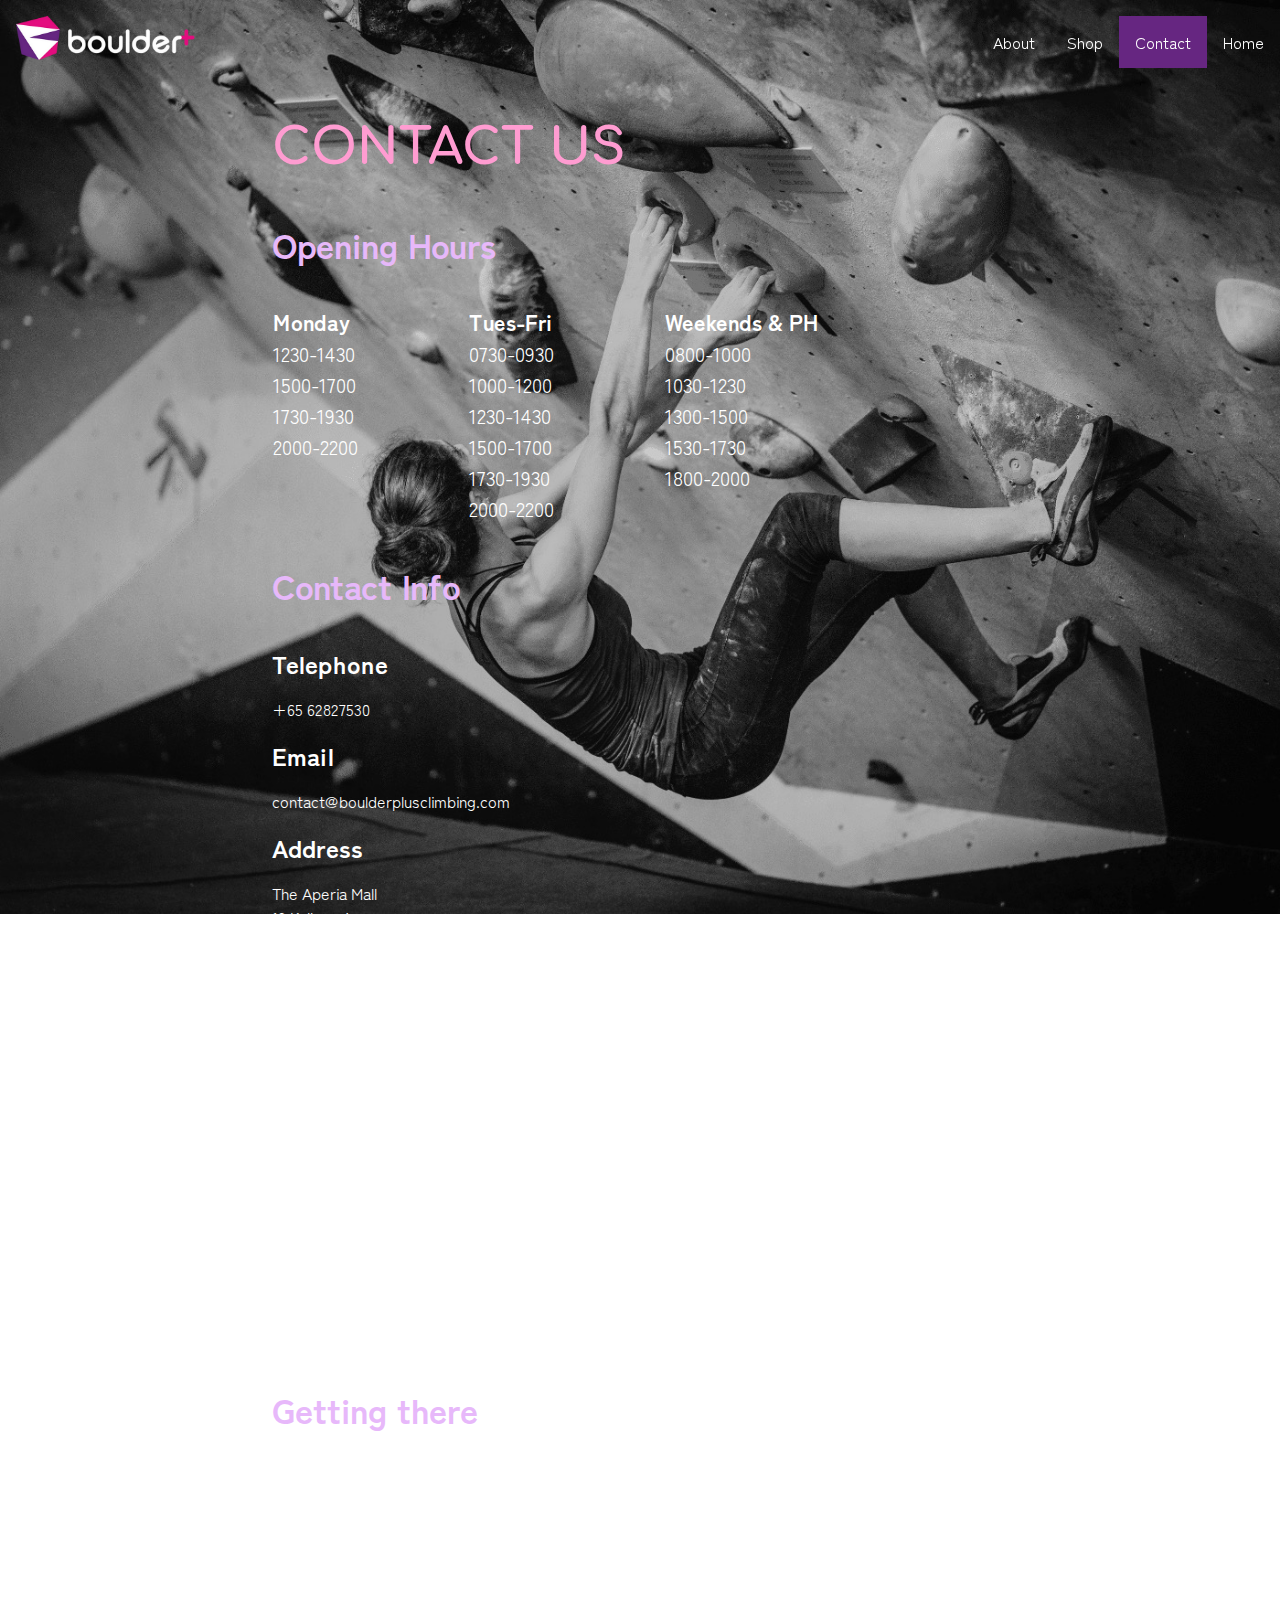
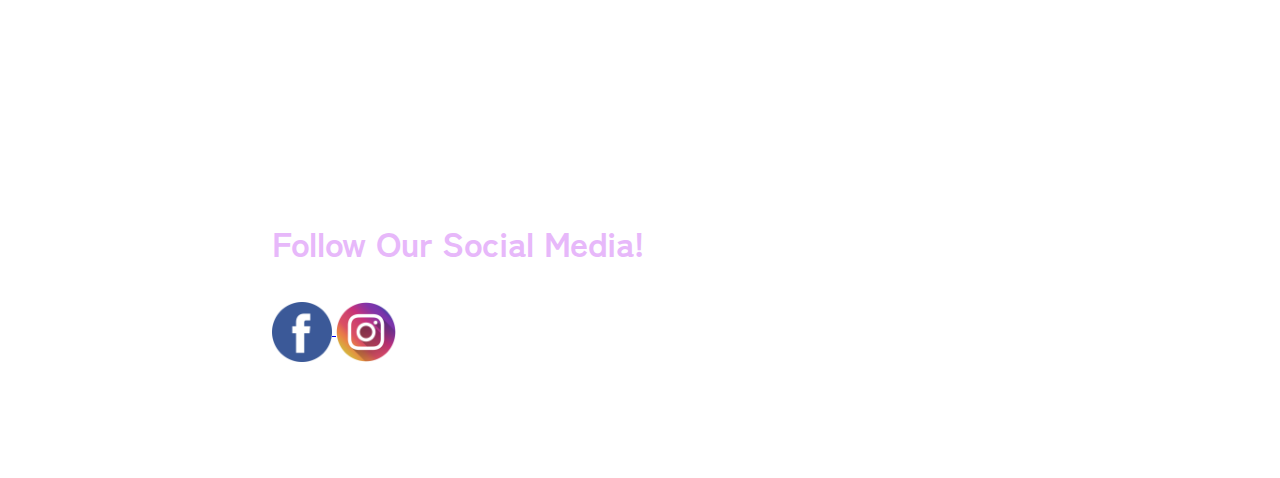
<file: page2.html>
<!DOCTYPE html>
<html>
<head>
<meta name="viewport" content="width=device-width, initial-scale=1">
    <meta charset="utf-8" />
	<link rel="stylesheet" href="styles.css">
	<link rel="stylesheet" href="https://fonts.googleapis.com/css2?family=Comfortaa:wght@300&family=Zen+Kaku+Gothic+Antique&display=swap">
	<link rel="icon" href="https://o.remove.bg/downloads/0de5f837-3602-4b27-9ad3-788d843f04ae/Screenshot_2022-02-14_at_00.23.34-removebg-preview.png">

    <title>Boulder+</title>
</head>
<body>
<ul>
  <li><a href="index.html">Home</a></li>
  <li><a class="active" href="page2.html">Contact</a></li>
  <li><a href="page3.html">Shop</a></li>
    <li class="dropdown">
    <a href="javascript:void(0)" class="dropbtn">About</a>
    <div class="dropdown-content">
      <a href="page4.html">Us</a>
      <a href="page4.html">Facilities</a>
      <a href="page4.html">Prices</a>
    </div>
</ul>


  <img src="logo.jpg" alt="Logo" style="float:left;width:210px;heigh:70px;">
<div style="margin-left:20%;padding:1px 16px;height:1000px;">
<h2>CONTACT US</h2>
<h3>Opening Hours</h3>
<table>
  <tr>
    <th>Monday</th>
    <th>Tues-Fri</th>
    <th>Weekends & PH</th>
  </tr>
  <tr>
    <td>1230-1430</td>
    <td>0730-0930</td>
    <td>0800-1000</td>
  </tr>
  <tr>
    <td>1500-1700</td>
    <td>1000-1200</td>
    <td>1030-1230</td>
  </tr>
  <tr>
    <td>1730-1930</td>
    <td>1230-1430</td>
    <td>1300-1500</td>
  </tr>
  <tr>
    <td>2000-2200</td>
    <td>1500-1700</td>
    <td>1530-1730</td>
  </tr>
  <tr>
    <td> </td>
    <td>1730-1930</td>
    <td>1800-2000</td>
  </tr>
  <tr>
    <td> </td>
    <td>2000-2200</td>
    <td> </td>
  </tr>
</table>

<h3>Contact Info</h3>

<h4>Telephone</h4>
<p>+65 62827530</p>

<h4>Email</h4>
<p>contact@boulderplusclimbing.com</p>

<h4>Address</h4>
<p>
The Aperia Mall
<br>
12 Kallang Ave
<br>
#03-17
<br>
Singapore 339511
</p>

<iframe src="https://www.google.com/maps/embed?pb=!1m18!1m12!1m3!1d3988.774781320285!2d103.86197821490585!3d1.3104633620653947!2m3!1f0!2f0!3f0!3m2!1i1024!2i768!4f13.1!3m3!1m2!1s0x31da19cbbb321d17%3A0xb22bb04136d8582!2sAperia%20Mall!5e0!3m2!1sen!2ssg!4v1644836402529!5m2!1sen!2ssg" width="500" height="350" style="border:0;" allowfullscreen="" loading="lazy"></iframe>

<h3>Getting there</h3>
<p>
By train:
<br>
We're located just a 5 mins walk from Lavender & Bendemeer MRT
<br>
<br>
By bus: 
<br>
2, 7, 12, 32, 33, 51, 61, 63, 67, 
<br>
80, 107, 107M, 133, 141, 145, 175, 197, 961
<br>
<br>
By car:
<br>
if you're driving, Aperia mall offers free parking from 
<br>
6.30-10pm on weekdays & for 3 hours on weekends/public holidays.
<br>
Otherwise, park at the lots outside the mall before 5pm. 
<br>
They give you the best rates while lots last. 
<br>
Even better.. free after 5pm ;)
</p>



<h3>Follow Our Social Media!</h3>
<a href="https://www.facebook.com/boulderPlusClimbing/">
<img src="facebook.png" alt="Facebook" style="width:60px;height:60px;">
</a>

<a href="https://www.instagram.com/boulder_plus/">
<img src="instagram.png" alt="Instagram" style="width:60px;height:60px;">
</a>

</div>

<p style=color:white;text-align:center;font-size:20px;margin-top:1000px;margin-bottom:0px;>Copyright &copy; 2022 boulder+</p>
<p style=color:white;text-align:center;font-size:20px;margin-top:0px>All Rights Reserved</p>

</body>
</html>
</file>
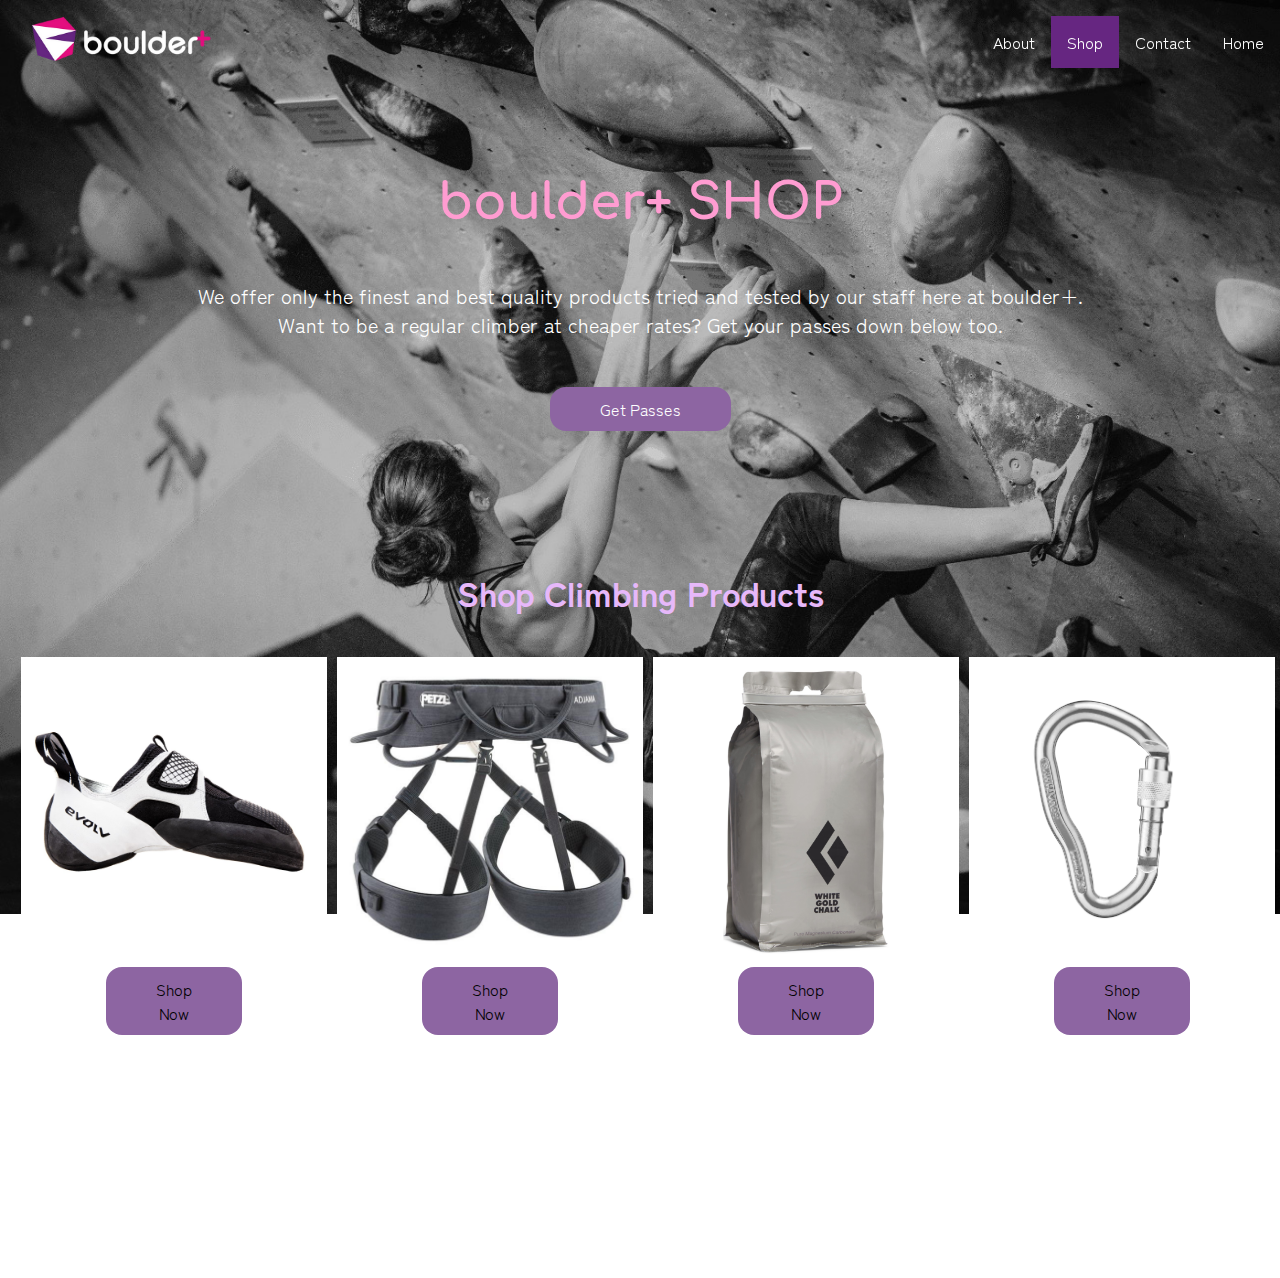
<file: page3.html>
<!DOCTYPE html>
<html>
<head>
<meta name="viewport" content="width=device-width, initial-scale=1">
    <meta charset="utf-8" />
	<link rel="stylesheet" href="styles.css">
	<link rel="stylesheet" href="https://fonts.googleapis.com/css2?family=Comfortaa:wght@300&family=Zen+Kaku+Gothic+Antique&display=swap">
	<link rel="icon" href="https://o.remove.bg/downloads/0de5f837-3602-4b27-9ad3-788d843f04ae/Screenshot_2022-02-14_at_00.23.34-removebg-preview.png">
    <title>Boulder+</title>
</head>
<body>
<ul>
  <li><a href="index.html">Home</a></li>
  <li><a href="page2.html">Contact</a></li>
  <li><a class="active" href="page3.html">Shop</a></li>
    <li class="dropdown">
    <a href="javascript:void(0)" class="dropbtn">About</a>
    <div class="dropdown-content">
      <a href="page4.html">Us</a>
      <a href="page4.html">Facilities</a>
      <a href="page4.html">Prices</a>
    </div>
</ul>

<div style="padding:1px 16px;height:200px;">
  <img src="logo.jpg" alt="Logo" style="float:left;width:210px;heigh:70px;">
<br>

  <p style=font-family:"Comfortaa",cursive;color:#FF9CD1;text-align:center;font-size:50px;margin-top:12%;><b>boulder+ SHOP</b></p>
<p style=color:white;text-align:center;font-size:20px;>We offer only the finest and best quality products tried and tested by our staff here at boulder+.<br>Want to be a regular climber at cheaper rates? Get your passes down below too.<p>
<div class="center"> 
<a href=https://shop.boulderplusclimbing.com/"button class="button1">Get Passes</a></button>
</div>
<br>
<br>
<br>


<p style=color:#E7B8FA;text-align:center;font-size:35px;><b>Shop Climbing Products</b></p>


<div class="row">
  <div class="column">
   <div class="container">
    <img src="shoes.jpg" alt="Shoe" style="width:100%">
	<div class="overlay">Climbing Shoes<br>$159.99</div>
     </div>
 <a href=https://www.evolvsports.com/en-us/zenist-mens-66-0000062120"button class="button">Shop Now</a></button>
  </div>
  <div class="column">
   <div class="container">
    <img src="harness.jpg" alt="Harness" style="width:100%">
	<div class="overlay">Climbing Harness<br>$88.27</div>
   </div>
  <a href=https://www.amazon.sg/PETZL-Corax-Climbing-Harness-76-107/dp/B08PVY4D4Y/ref=asc_df_B08PVY4D4Y/?tag=googleshoppin-22&linkCode=df0&hvadid=408689404796&hvpos=&hvnetw=g&hvrand=7503283617906082261&hvpone=&hvptwo=&hvqmt=&hvdev=c&hvdvcmdl=&hvlocint=&hvlocphy=9062504&hvtargid=pla-1197416591476&psc=1"button class="button">Shop Now</a></button>
  </div>
  <div class="column">
   <div class="container">
    <img src="chalk.jpg" alt="Chalk" style="width:100%">
	<div class="overlay">Climbing Chalk<br>$19.00</div>
   </div>
 <a href=https://www.outdoorlife.com.sg/black-diamond-loose-chalk.html"button class="button">Shop Now</a></button>
  </div>
  <div class="column">
   <div class="container">
    <img src="carabiner.jpg" alt="Carabiner" style="width:100%">
	<div class="overlay">Climbing Carabiner<br>$14.99</div>
   </div>
 <a href=https://www.trekkinn.com/outdoor-mountain/black-diamond-rock-lock-snap-hook/137441422/p?tqw=One%20Size&_gl=1*1hwozpz*_up*MQ..&gclid=Cj0KCQiAmKiQBhClARIsAKtSj-klWJWUD1xs3Kvl5L0QGrQ8QR9CqY_8fxGRqOi6uwWXiCY5FmgckT0aAkpNEALw_wcB&gclsrc=aw.ds"button class="button">Shop Now</a></button>


  </div>
</div>

</div>

<p style=color:white;text-align:center;font-size:20px;margin-top:1000px;margin-bottom:0px;>Copyright &copy; 2022 boulder+</p>
<p style=color:white;text-align:center;font-size:20px;margin-top:0px>All Rights Reserved</p>

</body>
</html>
</file>
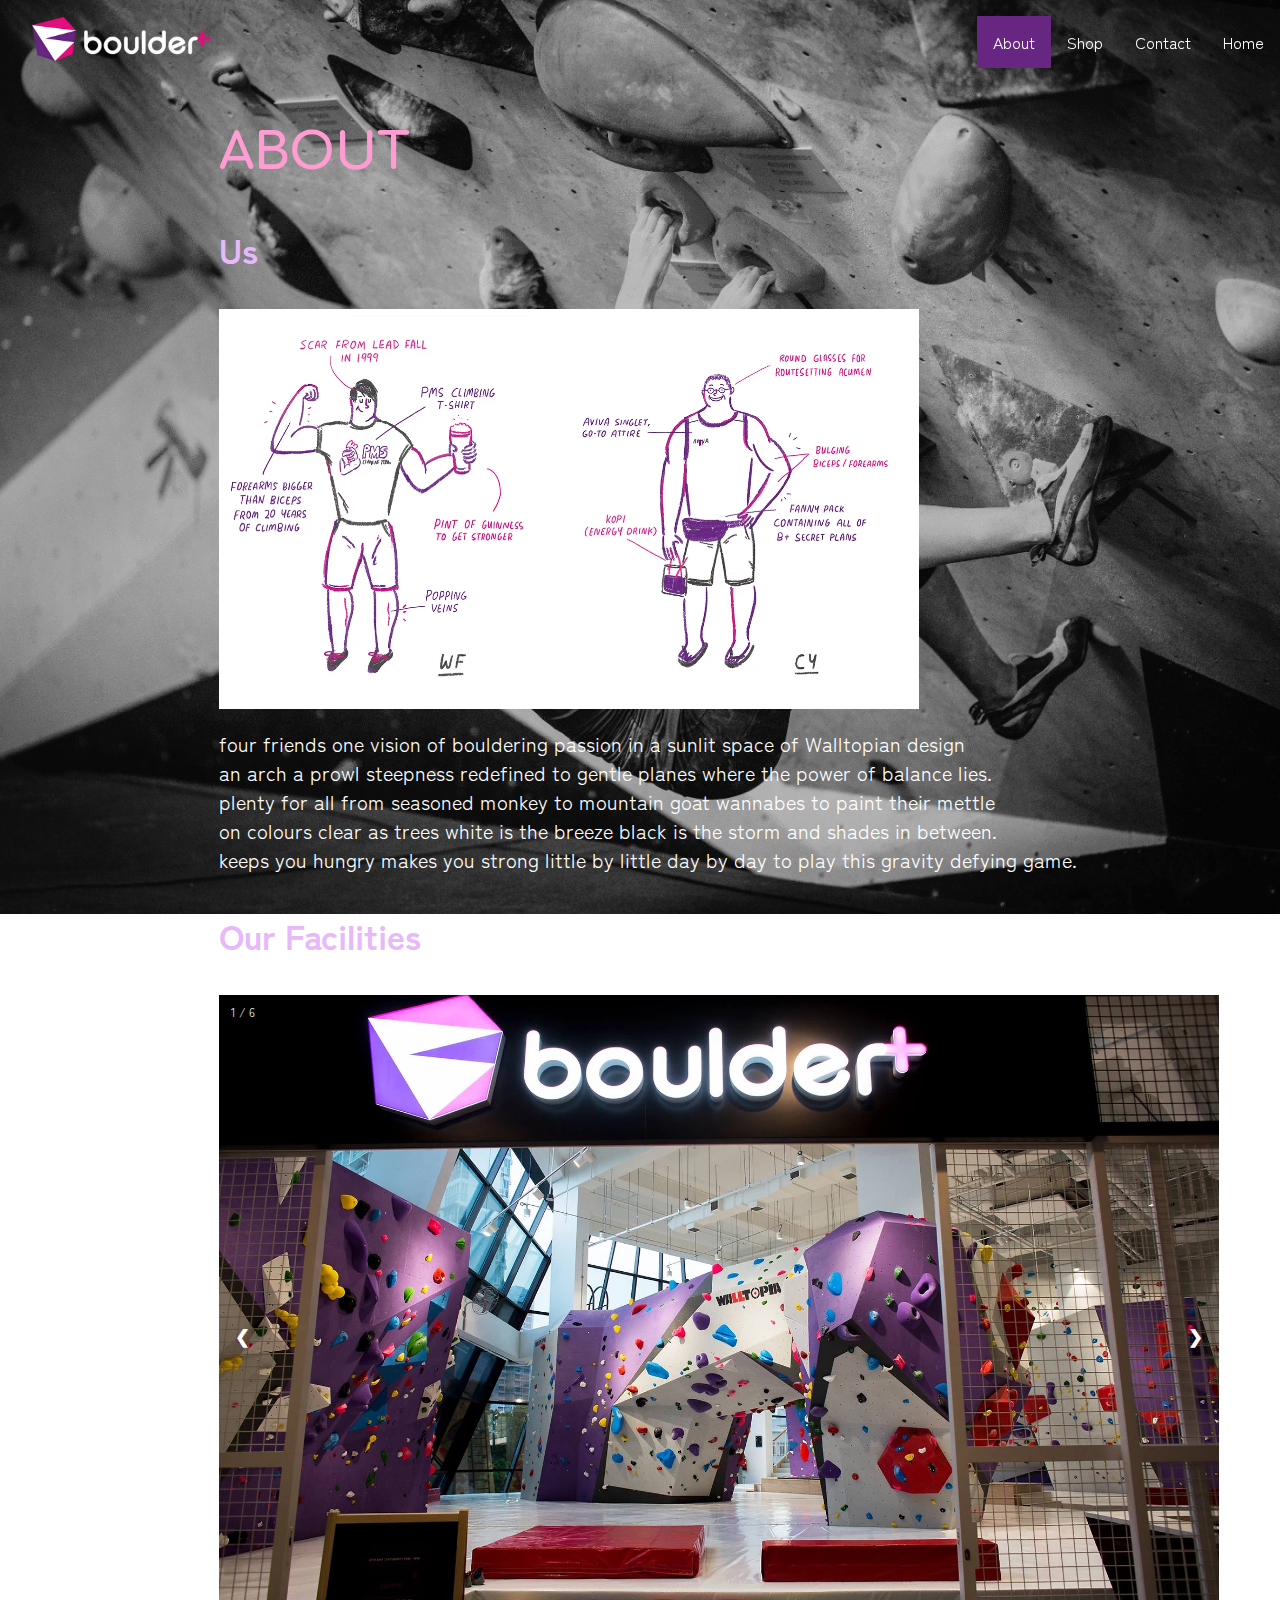
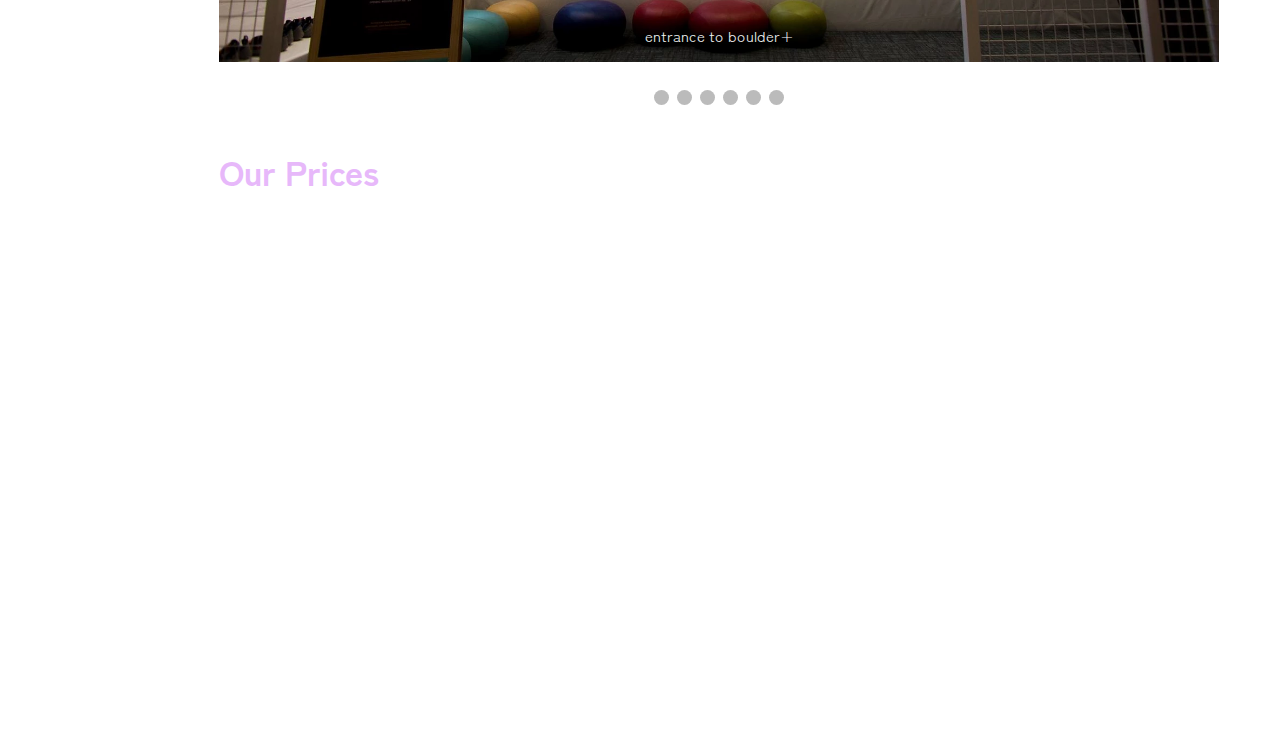
<file: page4.html>
<!DOCTYPE html>
<html>
<head>
<meta name="viewport" content="width=device-width, initial-scale=1">
    <meta charset="utf-8" />
	<link rel="stylesheet" href="styles.css">
	<link rel="stylesheet" href="https://fonts.googleapis.com/css2?family=Comfortaa:wght@300&family=Zen+Kaku+Gothic+Antique&display=swap">
	<link rel="icon" href="https://o.remove.bg/downloads/0de5f837-3602-4b27-9ad3-788d843f04ae/Screenshot_2022-02-14_at_00.23.34-removebg-preview.png">
    <title>Boulder+</title>
</head>
<body>
<ul>
  <li><a href="index.html">Home</a></li>
  <li><a href="page2.html">Contact</a></li>
  <li><a href="page3.html">Shop</a></li>
    <li class="dropdown">
    <a class="active" href="javascript:void(0)" class="dropbtn">About</a>
    <div class="dropdown-content">
      <a href="#us">Us</a>
      <a href="#facil">Facilities</a>
      <a href="#price">Prices</a>
    </div>
</ul>

<div style="padding:1px 16px;height:100px;">
  <img src="logo.jpg" alt="Logo" style="float:left;width:210px;heigh:70px;">

<div style="margin-left:15%;padding:1px 16px;height:1250px;">
  <h2>ABOUT</h2>
  <h3 id=us>Us</h3>
	<img src="team.jpg" alt="Team" style="width:700px;height:400px;">
<p style=font-size:20px;>four friends one vision of bouldering passion in a sunlit space of Walltopian design <br> an arch a prowl steepness redefined to gentle planes where the power of balance lies. <br> plenty for all from seasoned monkey to mountain goat wannabes to paint their mettle <br>  on colours clear as trees white is the breeze black is the storm and shades in between. <br> keeps you hungry makes you strong little by little day by day to play this gravity defying game.
  <h3 id=facil>Our Facilities</h3>
 

<div class="slideshow-container">

<div class="mySlides fade">
  <div class="numbertext">1 / 6</div>
  <img src="boulder+.jpg" style="width:100%">
  <div class="text">entrance to boulder+</div>
</div>

<div class="mySlides fade">
  <div class="numbertext">2 / 6</div>
  <img src="boulder+5.jpg" style="width:100%">
  <div class="text2">our beautiful gym on level 1</div>
</div>

<div class="mySlides fade">
  <div class="numbertext">3 / 6</div>
  <img src="boulder+3.jpg" style="width:100%">
  <div class="text2">our level 2 gym</div>
</div>

<div class="mySlides fade">
  <div class="numbertext">4 / 6</div>
  <img src="boulder+2.jpg" style="width:100%">
  <div class="text">kids climb too!</div>
</div>

<div class="mySlides fade">
  <div class="numbertext">5 / 6</div>
  <img src="boulder+6.jpg" style="width:100%">
  <div class="text3">pre-covid times</div>
</div>

<div class="mySlides fade">
  <div class="numbertext">6 / 6</div>
  <img src="boulder+7.jpg" style="width:100%">
  <div class="text2">route setting</div>
</div>

<a class="prev" onclick="plusSlides(-1)">&#10094;</a>
<a class="next" onclick="plusSlides(1)">&#10095;</a>

</div>
<br>

<div style="text-align:center" class="center2">
  <span class="dot" onclick="currentSlide(1)"></span> 
  <span class="dot" onclick="currentSlide(2)"></span> 
  <span class="dot" onclick="currentSlide(3)"></span> 
  <span class="dot" onclick="currentSlide(4)"></span> 
  <span class="dot" onclick="currentSlide(5)"></span> 
  <span class="dot" onclick="currentSlide(6)"></span>
</div>

<script>
var slideIndex = 1;
showSlides(slideIndex);

function plusSlides(n) {
  showSlides(slideIndex += n);
}

function currentSlide(n) {
  showSlides(slideIndex = n);
}

function showSlides(n) {
  var i;
  var slides = document.getElementsByClassName("mySlides");
  var dots = document.getElementsByClassName("dot");
  if (n > slides.length) {slideIndex = 1}    
  if (n < 1) {slideIndex = slides.length}
  for (i = 0; i < slides.length; i++) {
      slides[i].style.display = "none";  
  }
  for (i = 0; i < dots.length; i++) {
      dots[i].className = dots[i].className.replace(" active", "");
  }
  slides[slideIndex-1].style.display = "block";  
  dots[slideIndex-1].className += " active";
}
</script>


 <h3 id=price>Our Prices</h3>

<table>
  <tr>
    <th>TYPE</th>
    <th>PRICE</th>
  </tr>
  <tr>
    <td>Day Pass</td>
    <td>$24</td>
  </tr>
  <tr>
    <td>10 Passes</td>
    <td>$180</td>
  </tr>
  <tr>
    <td>Youth Pass</td>
    <td>$16</td>
  </tr>
  <tr>
    <td>Parent-Child Pass</td>
    <td>$30</td>
  </tr>
  <tr>
    <td>Kids Pass</td>
    <td>$14</td>
  </tr>
  <tr>
    <td>Shoe Rental</td>
    <td>$5</td>
  </tr>
</table>

</div>
<p style=color:white;text-align:center;font-size:20px;margin-top:1000px;margin-bottom:0px;>Copyright &copy; 2022 boulder+</p>
<p style=color:white;text-align:center;font-size:20px;margin-top:0px;>All Rights Reserved</p>
<br>


</body>
</html>
</file>
<file: styles.css>
body {
  margin:0;
}

ul {
  list-style-type: none;
  margin: 50;
  padding: 0;
  overflow: hidden;
  position:fixed;
  z-index:1;
  top: 0;
  width: 100%;
}

li {
  float: right;
}

li a, .dropbtn {
  display: inline-block;
  color: white;
  text-align: center;
  padding: 14px 16px;
  text-decoration: none;
}

li a:hover:not(.active), .dropdown:hover .dropbtn {
  background-color: #dc93c4;
}

li.dropdown {
  display: inline-block;
}

.dropdown-content {
  display: none;
  position: fixed;
  background-color: black;
  min-width: 160px;
  box-shadow: 0px 8px 16px 0px rgba(0,0,0,0.2);
  z-index: 1;
}

.dropdown-content a {
  color: white;
  padding: 12px 16px;
  text-decoration: none;
  display: block;
  text-align: left;
}

.dropdown-content a:hover {background-color: #dc93c4;}

.dropdown:hover .dropdown-content {
  display: block;
}

.active {
  background-color:#662681;
}

body {
  background-image: url('background3.jpg');
  background-repeat: no-repeat;
  background-attachment: fixed;  
  background-size: cover;
}

table {
  border-collapse: collapse;
  width: 75%;
  font-size: 20px;
}

th {
  text-align: left;
  font-size: 22px;
}

{
  box-sizing: border-box;
}

.row {
  display: flex;
}

.column {
  flex: 25%;
  padding: 5px;
}

.container {
  position: relative;
  width: 100%;
  max-width: 400px;
}

.overlay {
  position: absolute; 
  bottom: 0; 
  background: rgb(0, 0, 0);
  background: rgba(0, 0, 0, 0.5); /* Black see-through */
  color: #f1f1f1; 
  width: 100%;
  transition: .5s ease;
  opacity:0;
  color: white;
  font-size: 20px;
  padding: 20px;
  text-align: center;
}

.container:hover .overlay {
  opacity: 1;
}

.button {
  background-color: #8d65a2;
  border: none;
  color: black;
  padding: 10px 50px;
  text-align: center;
  text-decoration: none;
  display: inline-block;
  margin: 4px 85px;
  cursor: pointer;
  border-radius: 16px;
  font-family:"Zen Kaku Gothic Antique", sans-serif;
}

.button:hover {
  background-color: #f1f1f1;
}


.button1 {
  background-color: #8d65a2;
  border: none;
  color: white;
  padding: 10px 50px;
  text-align: center;
  text-decoration: none;
  display: inline-block;
  margin: 4px 85px;
  cursor: pointer;
  border-radius: 16px;
  font-family:"Zen Kaku Gothic Antique", sans-serif;
}

.button1:hover {
  background-color: black;
}

.button2 {
  background-color: #FF9CD1;
  border: none;
  color: black;
  padding: 10px 50px;
  text-align: center;
  text-decoration: none;
  display: inline-block;
  margin: 0px 85px;
  cursor: pointer;
  border-radius: 16px;
  font-family:"Zen Kaku Gothic Antique", sans-serif;
}

.button2:hover {
  background-color: #f1f1f1;
}

.center {
  display: flex;
  justify-content: center;
  align-items: center;
  height: 100px;
}

.center2 {
  width:1000px
}

.img-container {
  text-align: center;
}

* {box-sizing: border-box}
.mySlides {display: none}
img {vertical-align: middle;}

.slideshow-container {
  max-width: 1000px;
  position: relative;
  margin-left: 0px;
}

.slideshow-container1 {
  max-width: 1000px;
  position: relative;
  margin: auto;
}

.prev, .next {
  cursor: pointer;
  position: absolute;
  top: 50%;
  width: auto;
  padding: 16px;
  margin-top: -22px;
  color: white;
  font-weight: bold;
  font-size: 18px;
  transition: 0.6s ease;
  border-radius: 0 3px 3px 0;
  user-select: none;
}

.next {
  right: 0;
  border-radius: 3px 0 0 3px;
}

.prev:hover, .next:hover {
  background-color: rgba(0,0,0,0.8);
}

.text {
  color: #f2f2f2;
  font-size: 15px;
  padding: 8px 12px;
  position: absolute;
  bottom: 8px;
  width: 100%;
  text-align: center;
}

.text2 {
  color: black;
  font-size: 15px;
  padding: 8px 12px;
  position: absolute;
  bottom: 8px;
  width: 100%;
  text-align: center;
}

.text3 {
  color: #dc93c4;
  font-size: 15px;
  padding: 8px 12px;
  position: absolute;
  bottom: 8px;
  width: 100%;
  text-align: center;
}

.numbertext {
  color: #f2f2f2;
  font-size: 12px;
  padding: 8px 12px;
  position: absolute;
  top: 0;
}

.dot {
  cursor: pointer;
  height: 15px;
  width: 15px;
  margin: 0 2px;
  background-color: #bbb;
  border-radius: 50%;
  display: inline-block;
  transition: background-color 0.6s ease;
}


.fade {
  -webkit-animation-name: fade;
  -webkit-animation-duration: 1.5s;
  animation-name: fade;
  animation-duration: 1.5s;
}

@-webkit-keyframes fade {
  from {opacity: .4} 
  to {opacity: 1}
}

@keyframes fade {
  from {opacity: .4} 
  to {opacity: 1}
}

@media only screen and (max-width: 300px) {
  .prev, .next,.text {font-size: 11px}
}

h1 {
  font-family: "Comfortaa", cursive;
  color:white;
  text-align:center;
  font-size:100px;
  margin-top:0px;
  margin-bottom:400px;
}

body {
  font-family: "Zen Kaku Gothic Antique", sans-serif;
  color:white;
}


h2 {
  font-family: "Comfortaa", cursive;
  color:#FF9CD1;
  text-align:left;
  font-size:50px;
  margin-top:12%;
}

h3 {
  font-family: "Zen Kaku Gothic Antique", cursive;
  color:#E7B8FA;
  text-align:left;
  font-size:35px;
}

h4 {
  font-family: "Zen Kaku Gothic Antique", cursive;
  color:white;
  text-align:left;
  font-size:25px;
  margin-top:0px;
  margin-bottom:0px;
}
</file>
